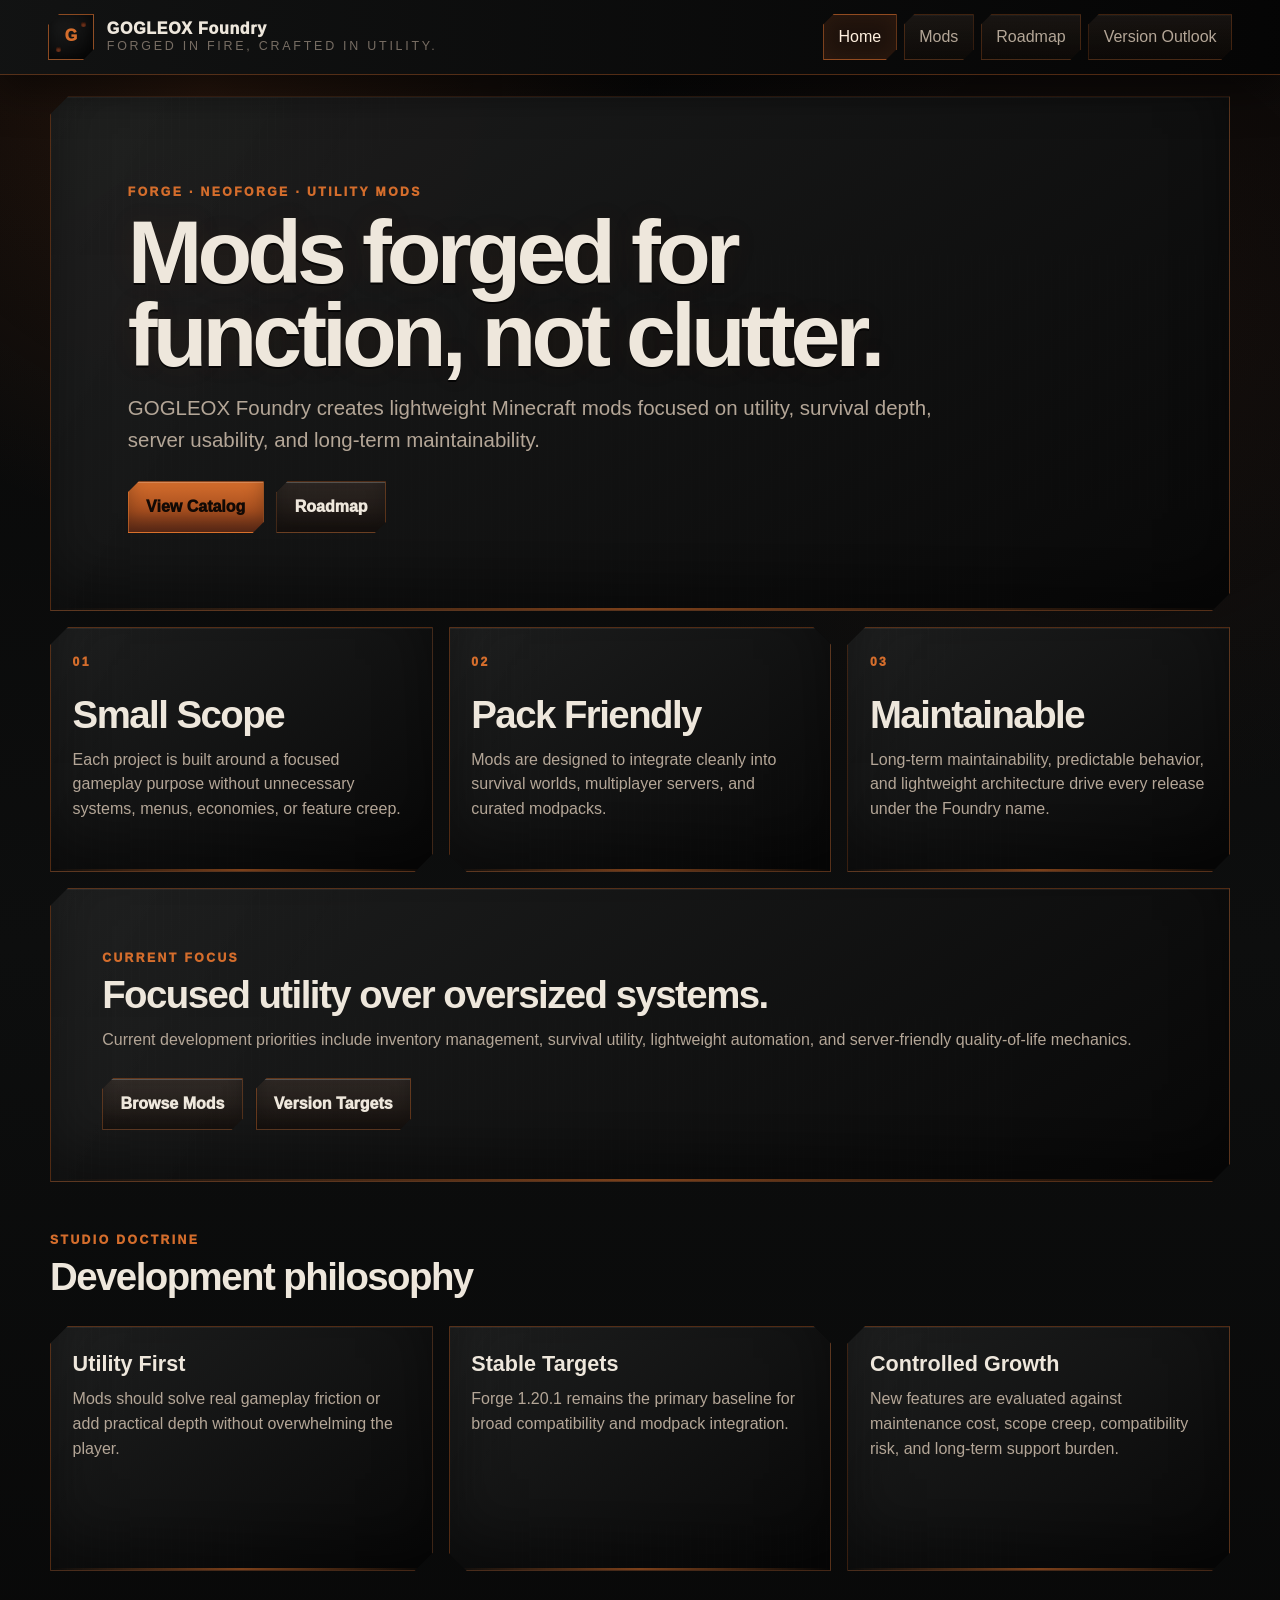
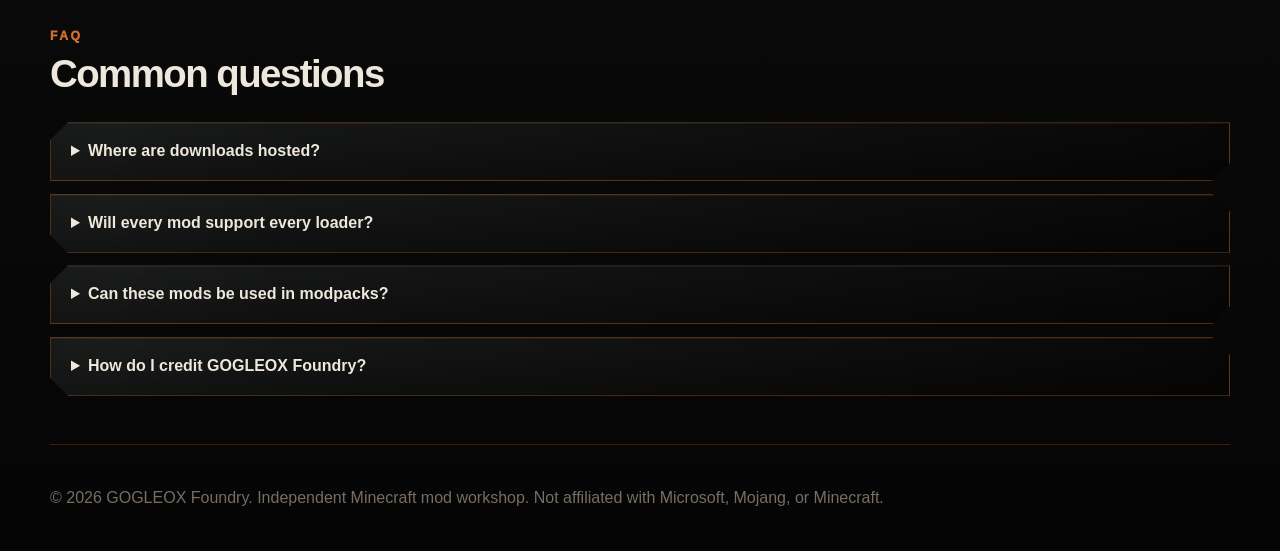
<file: index.html>
<!doctype html>
<html lang="en">
<head>
  <meta charset="utf-8">
  <meta name="viewport" content="width=device-width, initial-scale=1">
  <title>GOGLEOX Foundry</title>

  <meta name="description" content="Lightweight Minecraft mods built for Forge and NeoForge. Utility-focused design for survival worlds, servers, and modpacks.">

  <meta property="og:title" content="GOGLEOX Foundry">
  <meta property="og:description" content="Independent Minecraft mod workshop focused on lightweight, high-impact utility mods.">
  <meta property="og:type" content="website">
  <meta property="og:image" content="assets/img/og-image.png">

  <link rel="icon" href="assets/img/favicon.png">
  <link rel="stylesheet" href="assets/css/site.css">
</head>

<body>
  <a class="skip-link" href="#main">Skip to content</a>

  <div class="forge-atmosphere" aria-hidden="true"></div>

  <header class="site-header">
    <a class="brand" href="index.html" aria-label="GOGLEOX Foundry home">
      <!-- Optional logo image -->
      <!-- <img class="brand-logo" src="assets/img/gx-logo.png" alt=""> -->

      <span class="brand-mark">G</span>

      <span class="brand-text">
        <span class="brand-name">GOGLEOX Foundry</span>
        <span class="brand-sub">Forged in fire, crafted in utility.</span>
      </span>
    </a>
    
    <nav class="site-nav" aria-label="Primary navigation">
      <a href="index.html" aria-current="page">Home</a>
      <a href="mods.html">Mods</a>
      <a href="roadmap.html">Roadmap</a>
      <a href="versions.html">Version Outlook</a>
    </nav>
  </header>

  <main id="main">
    <section class="hero forge-panel">
      <p class="eyebrow">Forge · NeoForge · Utility Mods</p>

      <h1>
        Mods forged for<br>
        function, not clutter.
      </h1>

      <p class="hero-copy">
        GOGLEOX Foundry creates lightweight Minecraft mods focused on utility,
        survival depth, server usability, and long-term maintainability.
      </p>

      <div class="hero-actions">
        <a class="btn" href="mods.html">View Catalog</a>
        <a class="btn secondary" href="roadmap.html">Roadmap</a>
      </div>
    </section>

    <section class="section-grid">
      <article class="forge-card">
        <span class="card-kicker">01</span>

        <h2>Small Scope</h2>

        <p>
          Each project is built around a focused gameplay purpose without
          unnecessary systems, menus, economies, or feature creep.
        </p>
      </article>

      <article class="forge-card">
        <span class="card-kicker">02</span>

        <h2>Pack Friendly</h2>

        <p>
          Mods are designed to integrate cleanly into survival worlds,
          multiplayer servers, and curated modpacks.
        </p>
      </article>

      <article class="forge-card">
        <span class="card-kicker">03</span>

        <h2>Maintainable</h2>

        <p>
          Long-term maintainability, predictable behavior, and lightweight
          architecture drive every release under the Foundry name.
        </p>
      </article>
    </section>

    <section class="forge-panel compact">
      <p class="eyebrow">Current Focus</p>

      <h2>Focused utility over oversized systems.</h2>

      <p>
        Current development priorities include inventory management,
        survival utility, lightweight automation, and server-friendly
        quality-of-life mechanics.
      </p>

      <div class="link-grid">
        <a href="mods.html">Browse Mods</a>
        <a href="versions.html">Version Targets</a>
      </div>
    </section>

    <section class="content-shell">
      <div class="section-head">
        <div>
          <p class="eyebrow">Studio Doctrine</p>
          <h2>Development philosophy</h2>
        </div>
      </div>

      <div class="grid three">
        <article class="forge-card">
          <h3>Utility First</h3>

          <p>
            Mods should solve real gameplay friction or add practical depth
            without overwhelming the player.
          </p>
        </article>

        <article class="forge-card">
          <h3>Stable Targets</h3>

          <p>
            Forge 1.20.1 remains the primary baseline for broad compatibility
            and modpack integration.
          </p>
        </article>

        <article class="forge-card">
          <h3>Controlled Growth</h3>

          <p>
            New features are evaluated against maintenance cost, scope creep,
            compatibility risk, and long-term support burden.
          </p>
        </article>
      </div>
    </section>

    <section class="faq">
      <div class="section-head">
        <div>
          <p class="eyebrow">FAQ</p>
          <h2>Common questions</h2>
        </div>
      </div>

      <details>
        <summary>Where are downloads hosted?</summary>

        <p>
          Releases are primarily distributed through CurseForge and linked
          directly from the catalog page.
        </p>
      </details>

      <details>
        <summary>Will every mod support every loader?</summary>

        <p>
          No. Loader and version support are determined per project to keep
          releases stable and maintainable.
        </p>
      </details>

      <details>
        <summary>Can these mods be used in modpacks?</summary>

        <p>
          Yes, subject to the individual project license and distribution terms.
        </p>
      </details>

      <details>
        <summary>How do I credit GOGLEOX Foundry?</summary>

        <p>
          Refer to the individual project repository and included license for
          attribution requirements and usage permissions.
        </p>
      </details>
    </section>
  </main>

  <footer class="site-footer">
    <p>
      © 2026 GOGLEOX Foundry. Independent Minecraft mod workshop.
      Not affiliated with Microsoft, Mojang, or Minecraft.
    </p>
  </footer>
</body>
</html>
</file>
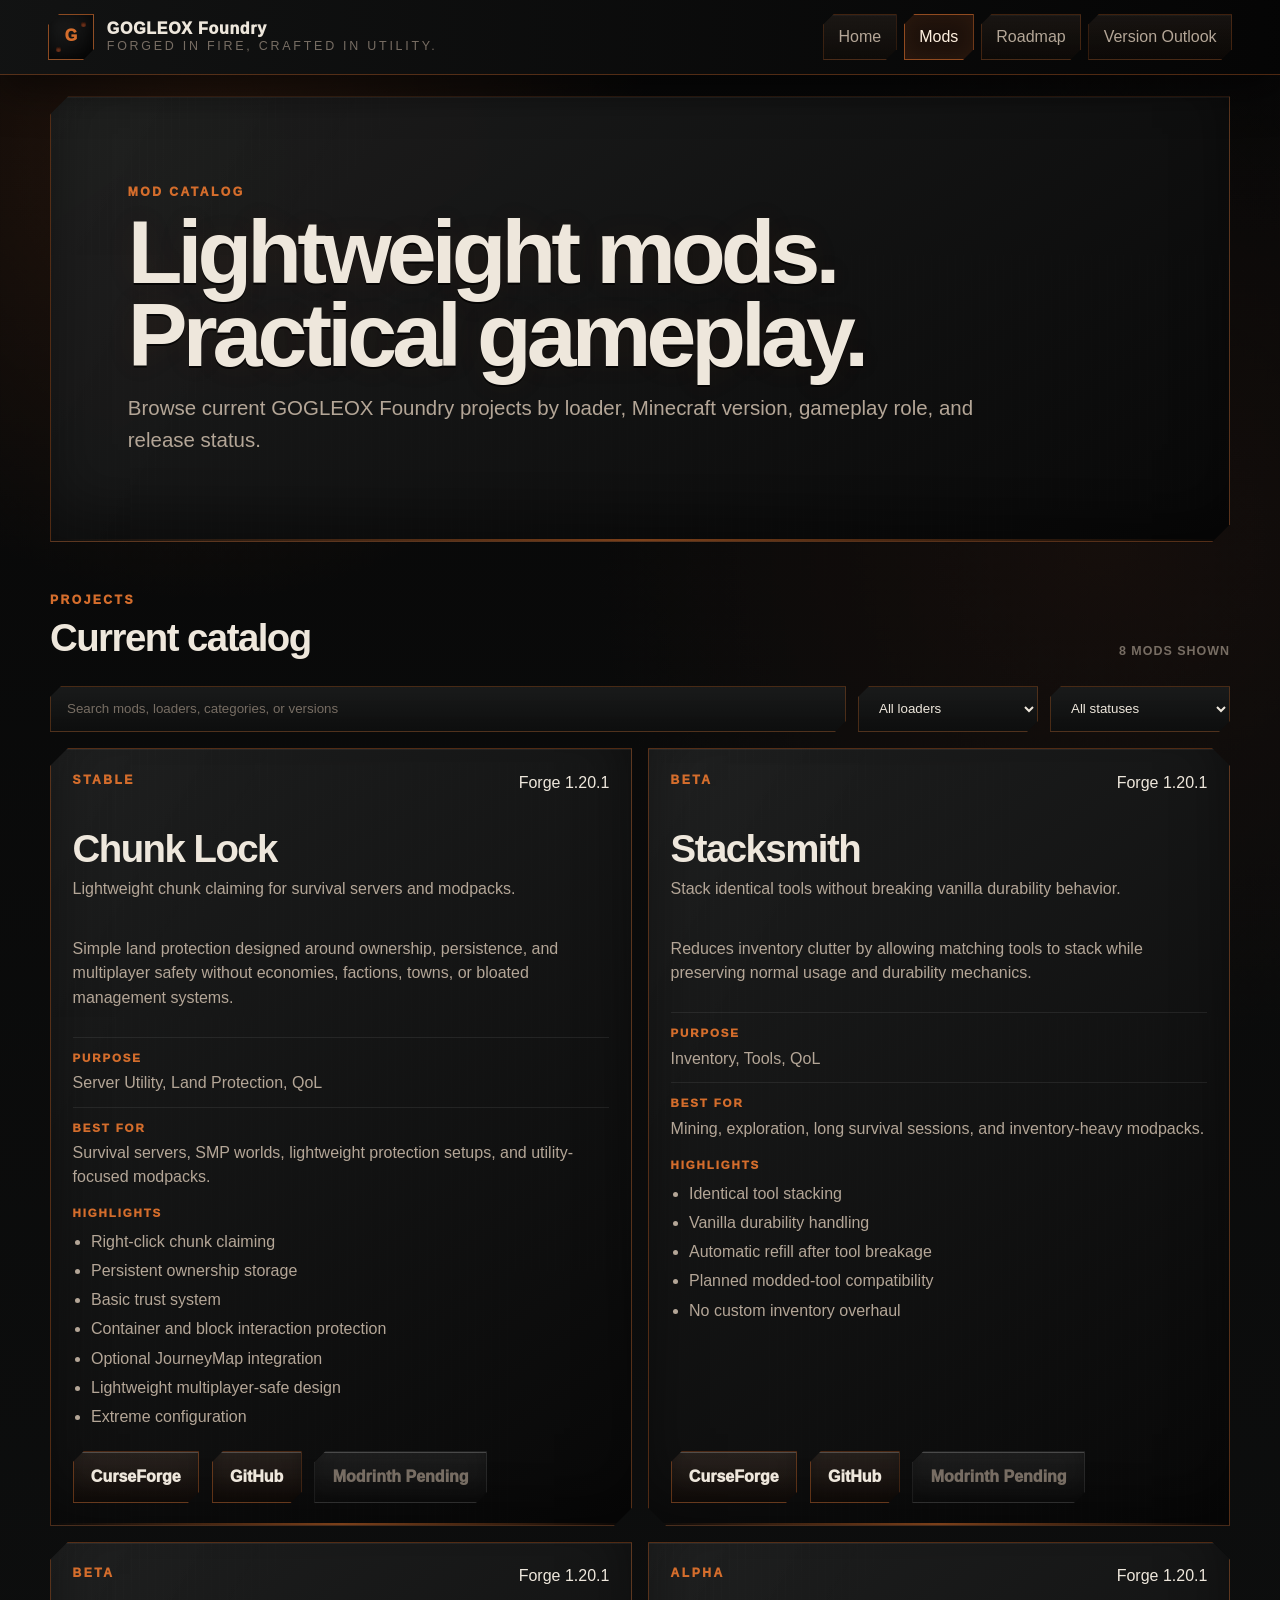
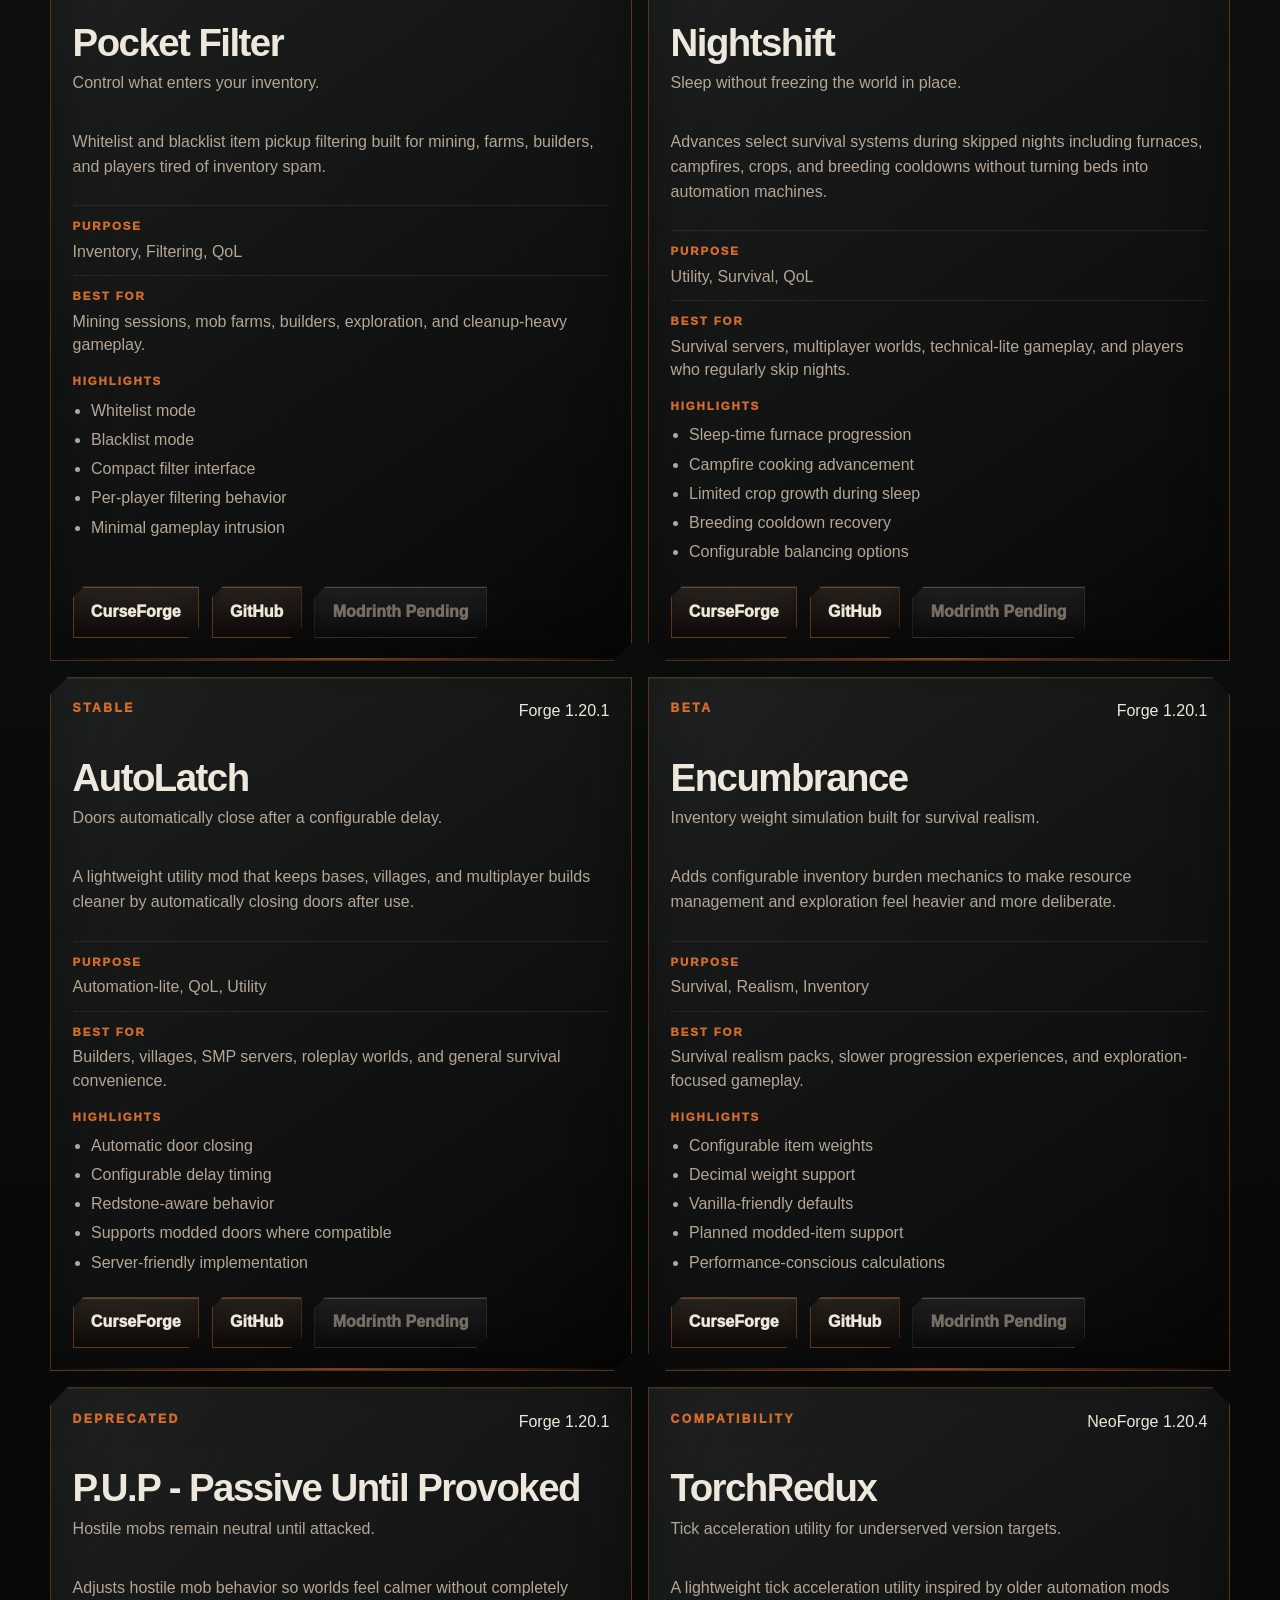
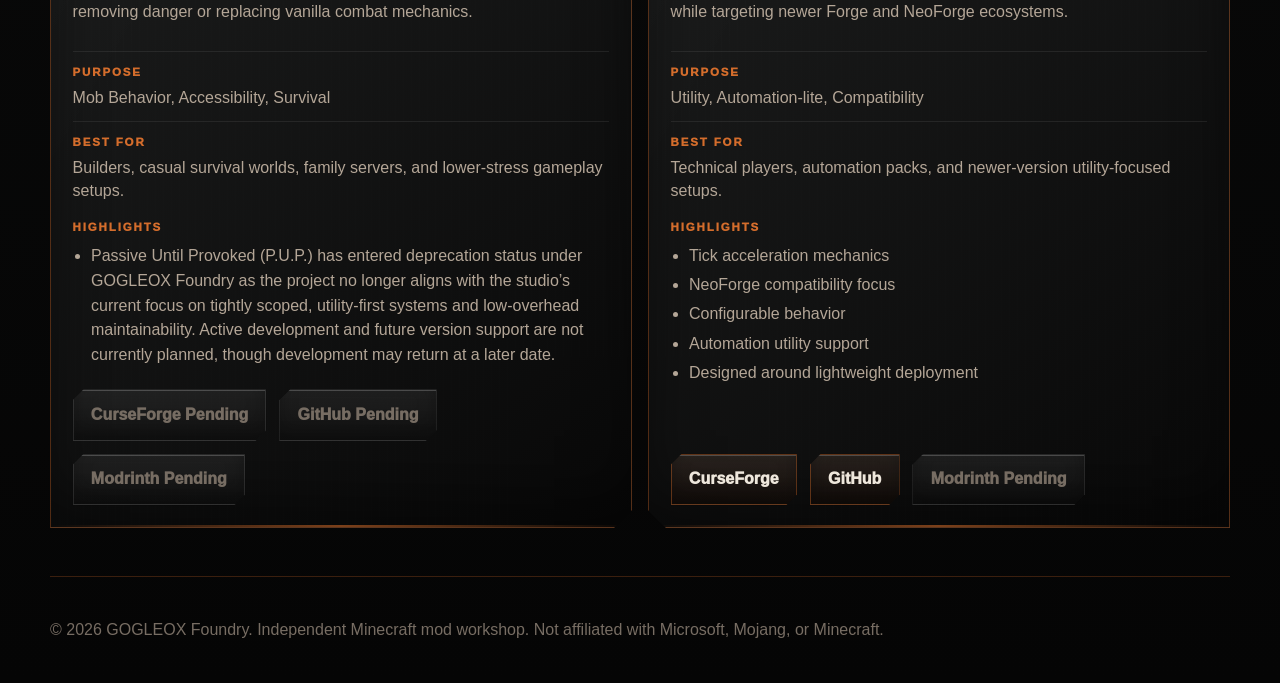
<file: mods.html>
<!doctype html>
<html lang="en">
<head>
  <meta charset="utf-8">
  <meta name="viewport" content="width=device-width, initial-scale=1">
  <title>Mod Catalog | GOGLEOX Foundry</title>

  <meta name="description" content="Browse GOGLEOX Foundry Minecraft mods by loader, version target, category, and release status.">

  <meta property="og:title" content="GOGLEOX Foundry Mod Catalog">
  <meta property="og:description" content="Lightweight utility-focused Minecraft mods for Forge and NeoForge.">
  <meta property="og:type" content="website">
  <meta property="og:image" content="assets/img/og-image.png">

  <link rel="icon" href="assets/img/favicon.png">
  <link rel="stylesheet" href="assets/css/site.css">
</head>

<body>
  <a class="skip-link" href="#main">Skip to content</a>

  <div class="forge-atmosphere" aria-hidden="true"></div>

  <header class="site-header">
    <a class="brand" href="index.html" aria-label="GOGLEOX Foundry home">
      <!-- Optional logo -->
      <!-- <img class="brand-logo" src="assets/img/gx-logo.png" alt=""> -->

      <span class="brand-mark">G</span>

      <span class="brand-text">
        <span class="brand-name">GOGLEOX Foundry</span>
        <span class="brand-sub">Forged in fire, crafted in utility.</span>
      </span>
    </a>

    <nav class="site-nav" aria-label="Primary navigation">
      <a href="index.html">Home</a>
      <a href="mods.html" aria-current="page">Mods</a>
      <a href="roadmap.html">Roadmap</a>
      <a href="versions.html">Version Outlook</a>
    </nav>
  </header>

  <main id="main">
    <section class="hero forge-panel">
      <p class="eyebrow">Mod Catalog</p>

      <h1>
        Lightweight mods.<br>
        Practical gameplay.
      </h1>

      <p class="hero-copy">
        Browse current GOGLEOX Foundry projects by loader,
        Minecraft version, gameplay role, and release status.
      </p>
    </section>

    <section class="catalog-shell">
      <div class="catalog-head">
        <div>
          <p class="eyebrow">Projects</p>
          <h2>Current catalog</h2>
        </div>

        <p id="result-count" class="catalog-count">
          Loading catalog...
        </p>
      </div>

      <div class="toolbar" aria-label="Catalog filters">
        <input
          id="search"
          type="search"
          placeholder="Search mods, loaders, categories, or versions"
          aria-label="Search mod catalog">

        <select id="loader-filter" aria-label="Filter by loader">
          <option value="">All loaders</option>
        </select>

        <select id="status-filter" aria-label="Filter by release status">
          <option value="">All statuses</option>
        </select>
      </div>

      <div
        id="mod-grid"
        class="grid two"
        aria-live="polite">
      </div>
    </section>
  </main>

  <footer class="site-footer">
    <p>
      © 2026 GOGLEOX Foundry. Independent Minecraft mod workshop.
      Not affiliated with Microsoft, Mojang, or Minecraft.
    </p>
  </footer>

  <script src="assets/js/site.js"></script>
  <script src="assets/js/mods.js"></script>
</body>
</html>
</file>
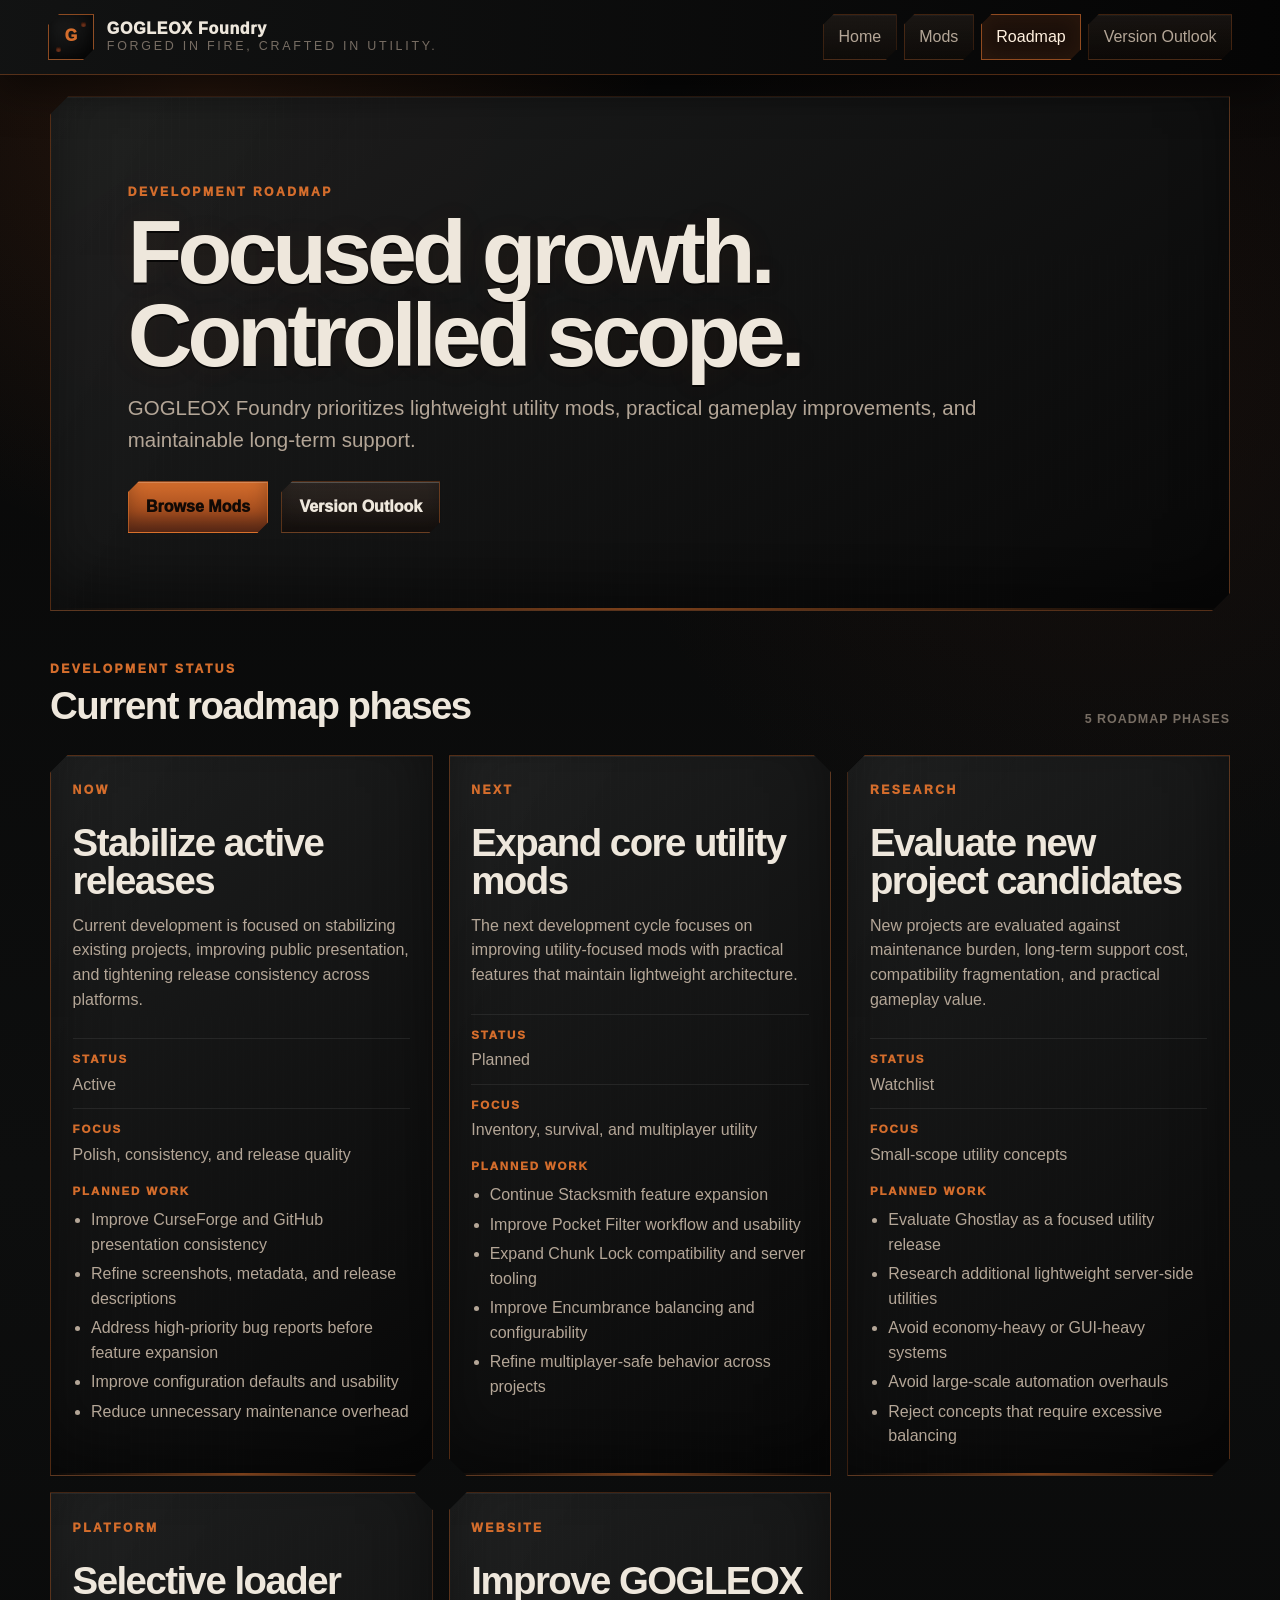
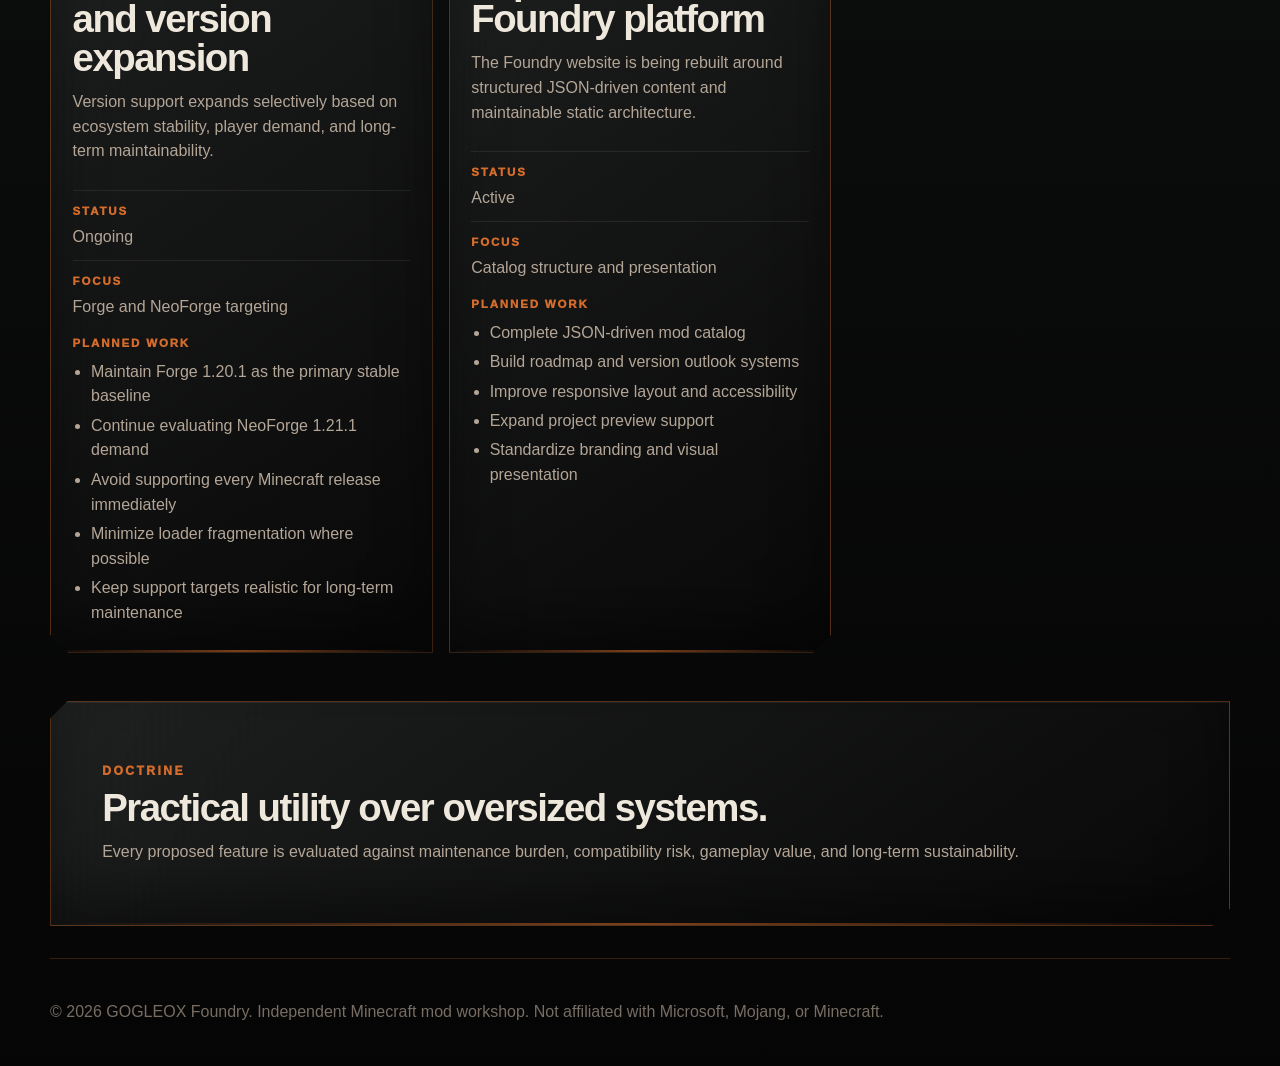
<file: roadmap.html>
<!doctype html>
<html lang="en">
<head>
  <meta charset="utf-8">
  <meta name="viewport" content="width=device-width, initial-scale=1">
  <title>Roadmap | GOGLEOX Foundry</title>

  <meta name="description" content="Development roadmap and project direction for GOGLEOX Foundry Minecraft mods.">

  <meta property="og:title" content="GOGLEOX Foundry Roadmap">
  <meta property="og:description" content="Current development priorities, platform targets, and future project direction.">
  <meta property="og:type" content="website">
  <meta property="og:image" content="assets/img/og-image.png">

  <link rel="icon" href="assets/img/favicon.png">
  <link rel="stylesheet" href="assets/css/site.css">
</head>

<body>
  <a class="skip-link" href="#main">Skip to content</a>

  <div class="forge-atmosphere" aria-hidden="true"></div>

  <header class="site-header">
    <a class="brand" href="index.html" aria-label="GOGLEOX Foundry home">
      <!-- Optional logo -->
      <!-- <img class="brand-logo" src="assets/img/gx-logo.png" alt=""> -->

      <span class="brand-mark">G</span>

      <span class="brand-text">
        <span class="brand-name">GOGLEOX Foundry</span>
        <span class="brand-sub">Forged in fire, crafted in utility.</span>
      </span>
    </a>

    <nav class="site-nav" aria-label="Primary navigation">
      <a href="index.html">Home</a>
      <a href="mods.html">Mods</a>
      <a href="roadmap.html" aria-current="page">Roadmap</a>
      <a href="versions.html">Version Outlook</a>
    </nav>
  </header>

  <main id="main">
    <section class="hero forge-panel">
      <p class="eyebrow">Development Roadmap</p>

      <h1>
        Focused growth.<br>
        Controlled scope.
      </h1>

      <p class="hero-copy">
        GOGLEOX Foundry prioritizes lightweight utility mods,
        practical gameplay improvements, and maintainable long-term support.
      </p>

      <div class="hero-actions">
        <a class="btn" href="mods.html">Browse Mods</a>
        <a class="btn secondary" href="versions.html">Version Outlook</a>
      </div>
    </section>

    <section class="catalog-shell">
      <div class="catalog-head">
        <div>
          <p class="eyebrow">Development Status</p>
          <h2>Current roadmap phases</h2>
        </div>

        <p id="roadmap-count" class="catalog-count">
          Loading roadmap...
        </p>
      </div>

      <div
        id="roadmap-grid"
        class="grid three"
        aria-live="polite">
      </div>
    </section>

    <section class="forge-panel compact">
      <p class="eyebrow">Doctrine</p>

      <h2>
        Practical utility over oversized systems.
      </h2>

      <p>
        Every proposed feature is evaluated against maintenance burden,
        compatibility risk, gameplay value, and long-term sustainability.
      </p>
    </section>
  </main>

  <footer class="site-footer">
    <p>
      © 2026 GOGLEOX Foundry. Independent Minecraft mod workshop.
      Not affiliated with Microsoft, Mojang, or Minecraft.
    </p>
  </footer>

  <script src="assets/js/site.js"></script>
  <script src="assets/js/roadmap.js"></script>
</body>
</html>
</file>
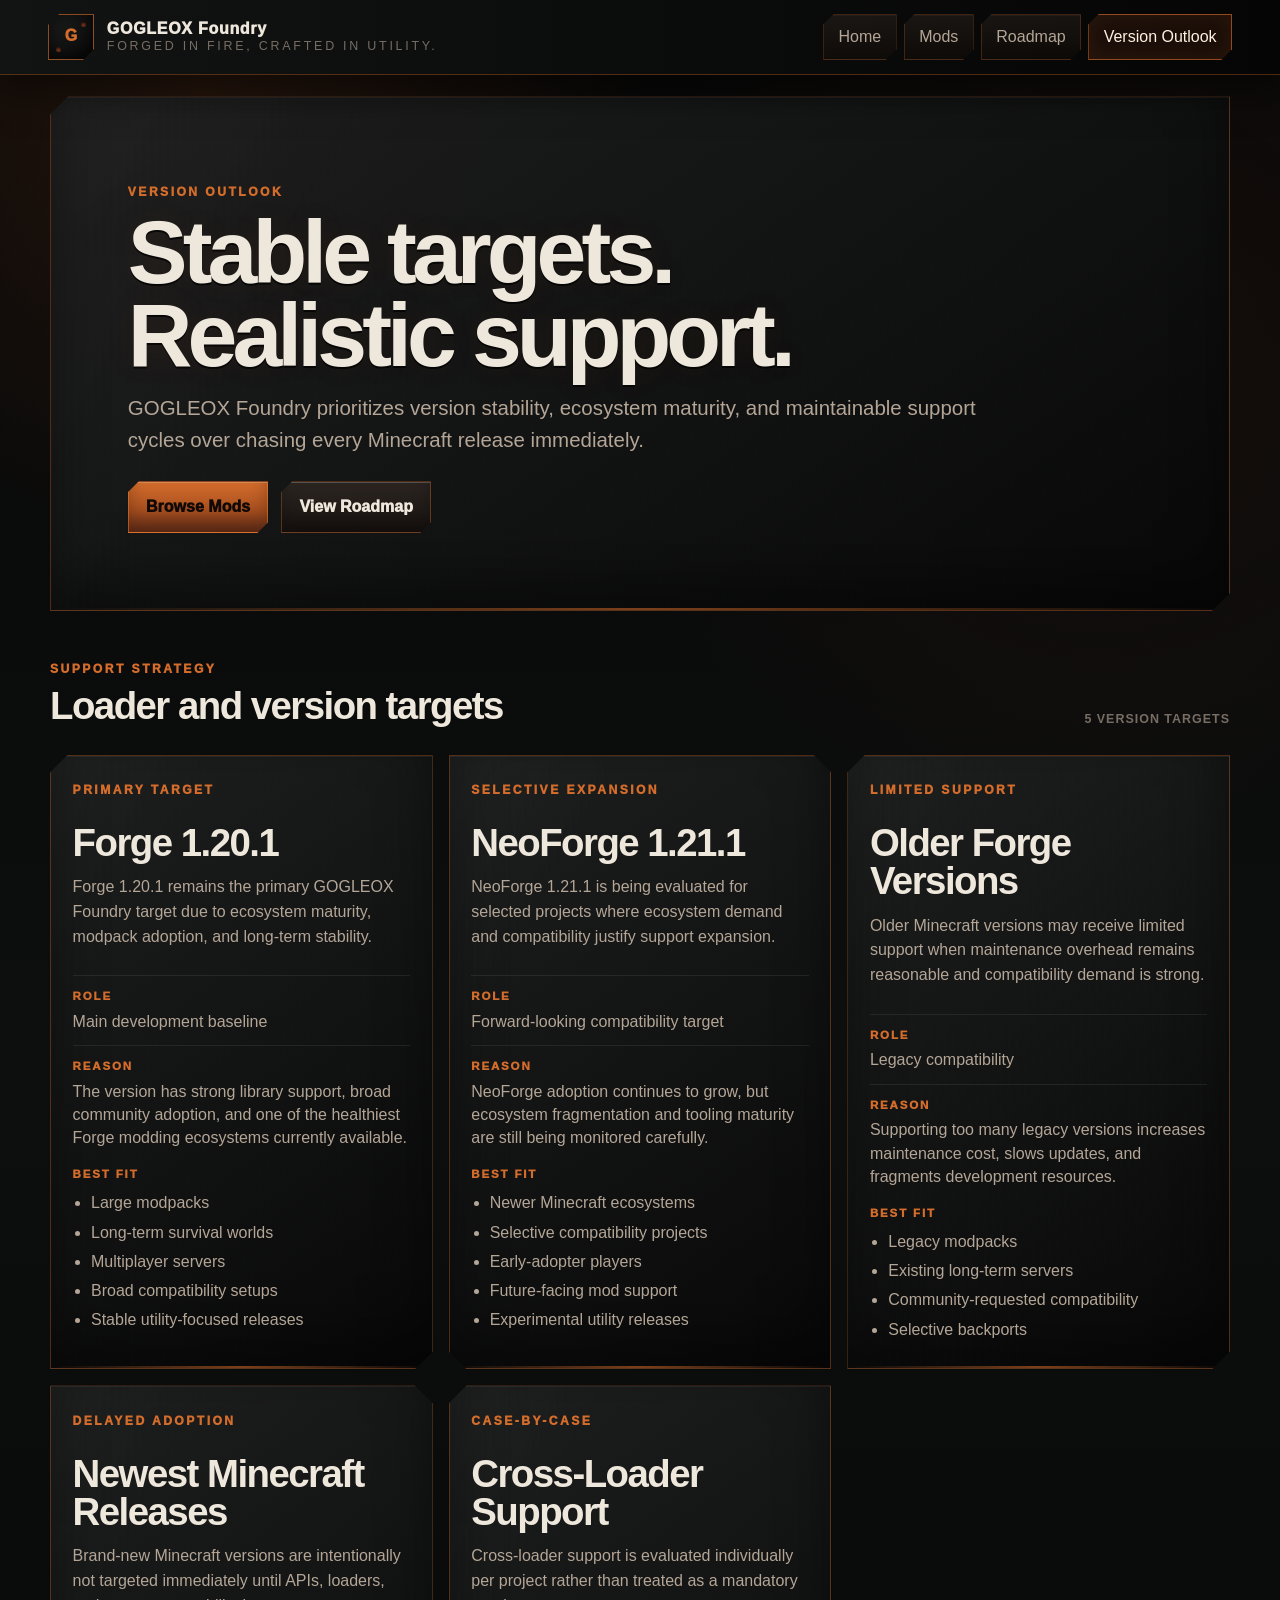
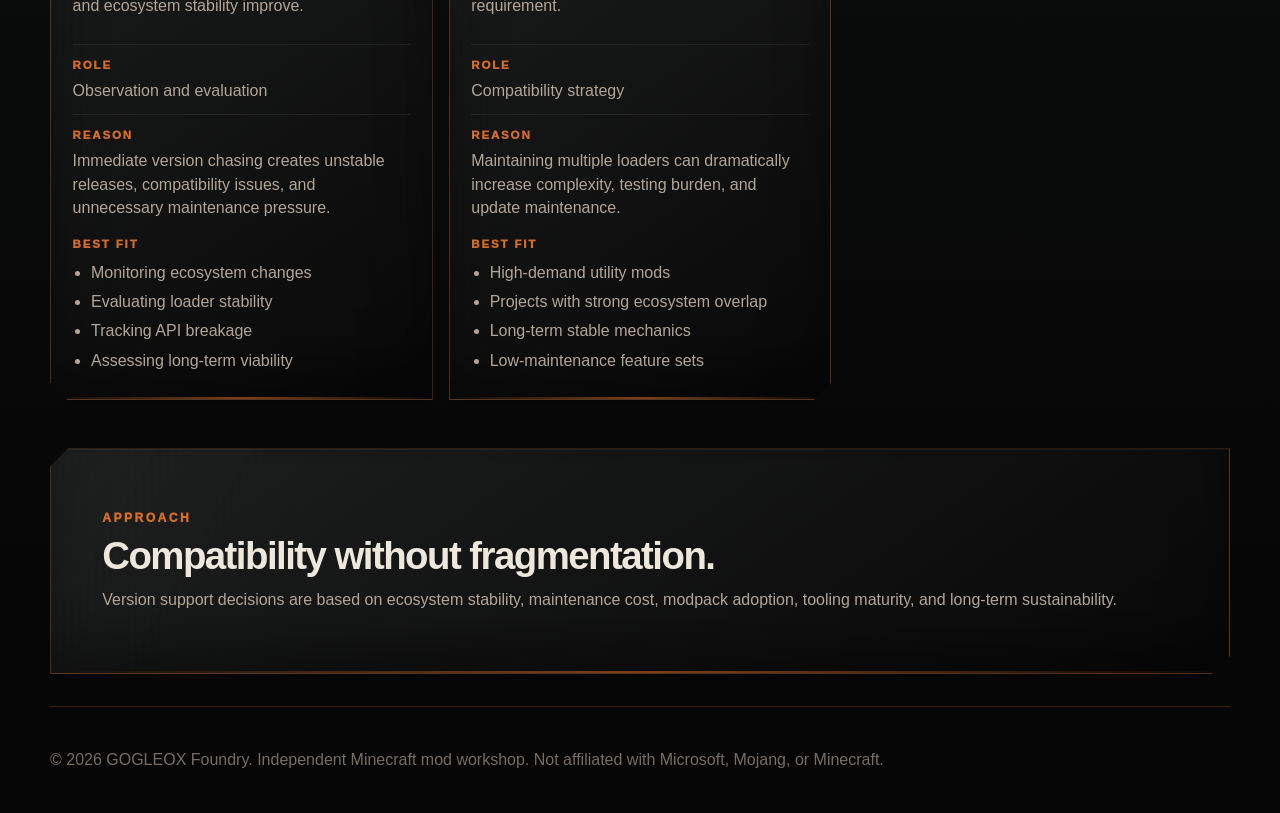
<file: versions.html>
<!doctype html>
<html lang="en">
<head>
  <meta charset="utf-8">
  <meta name="viewport" content="width=device-width, initial-scale=1">
  <title>Version Outlook | GOGLEOX Foundry</title>

  <meta name="description" content="Minecraft version targets and loader strategy for GOGLEOX Foundry projects.">

  <meta property="og:title" content="GOGLEOX Foundry Version Outlook">
  <meta property="og:description" content="Forge and NeoForge targeting strategy, support philosophy, and version direction.">
  <meta property="og:type" content="website">
  <meta property="og:image" content="assets/img/og-image.png">

  <link rel="icon" href="assets/img/favicon.png">
  <link rel="stylesheet" href="assets/css/site.css">
</head>

<body>
  <a class="skip-link" href="#main">Skip to content</a>

  <div class="forge-atmosphere" aria-hidden="true"></div>

  <header class="site-header">
    <a class="brand" href="index.html" aria-label="GOGLEOX Foundry home">
      <!-- Optional logo -->
      <!-- <img class="brand-logo" src="assets/img/gx-logo.png" alt=""> -->

      <span class="brand-mark">G</span>

      <span class="brand-text">
        <span class="brand-name">GOGLEOX Foundry</span>
        <span class="brand-sub">Forged in fire, crafted in utility.</span>
      </span>
    </a>

    <nav class="site-nav" aria-label="Primary navigation">
      <a href="index.html">Home</a>
      <a href="mods.html">Mods</a>
      <a href="roadmap.html">Roadmap</a>
      <a href="versions.html" aria-current="page">Version Outlook</a>
    </nav>
  </header>

  <main id="main">
    <section class="hero forge-panel">
      <p class="eyebrow">Version Outlook</p>

      <h1>
        Stable targets.<br>
        Realistic support.
      </h1>

      <p class="hero-copy">
        GOGLEOX Foundry prioritizes version stability,
        ecosystem maturity, and maintainable support cycles
        over chasing every Minecraft release immediately.
      </p>

      <div class="hero-actions">
        <a class="btn" href="mods.html">Browse Mods</a>
        <a class="btn secondary" href="roadmap.html">View Roadmap</a>
      </div>
    </section>

    <section class="catalog-shell">
      <div class="catalog-head">
        <div>
          <p class="eyebrow">Support Strategy</p>
          <h2>Loader and version targets</h2>
        </div>

        <p id="versions-count" class="catalog-count">
          Loading outlook...
        </p>
      </div>

      <div
        id="versions-grid"
        class="grid three"
        aria-live="polite">
      </div>
    </section>

    <section class="forge-panel compact">
      <p class="eyebrow">Approach</p>

      <h2>
        Compatibility without fragmentation.
      </h2>

      <p>
        Version support decisions are based on ecosystem stability,
        maintenance cost, modpack adoption, tooling maturity,
        and long-term sustainability.
      </p>
    </section>
  </main>

  <footer class="site-footer">
    <p>
      © 2026 GOGLEOX Foundry. Independent Minecraft mod workshop.
      Not affiliated with Microsoft, Mojang, or Minecraft.
    </p>
  </footer>

  <script src="assets/js/site.js"></script>
  <script src="assets/js/versions.js"></script>
</body>
</html>
</file>
<file: assets/css/site.css>
:root {
  --bg: #050505;
  --steel-950: #070707;
  --steel-900: #0b0c0c;
  --steel-850: #101111;
  --steel-800: #151616;
  --steel-750: #1b1c1c;
  --steel-700: #222323;

  --text: #eee7dc;
  --muted: #b4a697;
  --dim: #776d63;

  --orange: #a84f1f;
  --orange-2: #c46325;
  --orange-3: #d46d2c;
  --rust: #6f321b;

  --line: rgba(196, 99, 37, 0.38);
  --line-strong: rgba(212, 109, 44, 0.64);
  --line-soft: rgba(255, 255, 255, 0.075);

  --cut: 18px;
  --cut-small: 11px;

  --shadow-heavy: 0 28px 80px rgba(0, 0, 0, 0.62);
}

* {
  box-sizing: border-box;
}

html {
  background: var(--bg);
  scroll-behavior: smooth;
}

body {
  margin: 0;
  min-height: 100vh;
  color: var(--text);
  font-family: Arial, Helvetica, sans-serif;
  line-height: 1.55;
  background:
    radial-gradient(circle at 16% 4%, rgba(168, 79, 31, 0.18), transparent 28rem),
    radial-gradient(circle at 86% 14%, rgba(111, 50, 27, 0.12), transparent 32rem),
    linear-gradient(180deg, #070707 0%, #0d0e0e 44%, #050505 100%);
  overflow-x: hidden;
}

body::before {
  content: "";
  position: fixed;
  inset: 0;
  z-index: -3;
  pointer-events: none;
  opacity: 0.18;
  background:
    repeating-linear-gradient(
      90deg,
      rgba(255, 255, 255, 0.025) 0 1px,
      transparent 1px 9px
    ),
    repeating-linear-gradient(
      0deg,
      rgba(0, 0, 0, 0.38) 0 2px,
      transparent 2px 11px
    );
  mix-blend-mode: overlay;
}

.forge-atmosphere {
  position: fixed;
  inset: 0;
  z-index: -2;
  pointer-events: none;
  background:
    radial-gradient(circle at 18% 8%, rgba(196, 99, 37, 0.11), transparent 26rem),
    radial-gradient(circle at 88% 76%, rgba(111, 50, 27, 0.08), transparent 30rem),
    linear-gradient(115deg, transparent 0 47%, rgba(255,255,255,0.022) 48%, transparent 50% 100%);
  opacity: 0.9;
}

a {
  color: var(--orange-3);
  text-decoration: none;
}

a:hover {
  color: #f19a57;
}

a:focus-visible,
button:focus-visible,
summary:focus-visible,
input:focus-visible,
select:focus-visible {
  outline: 3px solid var(--orange-3);
  outline-offset: 4px;
}

.skip-link {
  position: absolute;
  left: -999px;
  top: 1rem;
  z-index: 999;
  padding: 0.75rem 1rem;
  color: #000;
  background: #fff;
  font-weight: 800;
}

.skip-link:focus {
  left: 1rem;
}

/* Header */

.site-header {
  position: sticky;
  top: 0;
  z-index: 20;
  display: flex;
  align-items: center;
  justify-content: space-between;
  gap: 1.5rem;
  padding: 0.85rem clamp(1rem, 4vw, 3rem);
  background:
    linear-gradient(90deg, rgba(18, 19, 19, 0.98), rgba(5, 5, 5, 0.96)),
    repeating-linear-gradient(
      90deg,
      rgba(255, 255, 255, 0.035) 0 1px,
      transparent 1px 9px
    );
  border-bottom: 1px solid var(--line);
  box-shadow: 0 14px 42px rgba(0, 0, 0, 0.5);
  backdrop-filter: blur(12px);
}

.brand {
  display: flex;
  align-items: center;
  gap: 0.8rem;
  color: var(--text);
}

.brand:hover {
  color: var(--text);
}

.brand-logo {
  display: block;
  width: 46px;
  height: 46px;
  object-fit: contain;
}

.brand-mark {
  position: relative;
  display: grid;
  place-items: center;
  width: 46px;
  height: 46px;
  color: var(--orange-3);
  font-weight: 950;
  background: linear-gradient(145deg, #202121, #070707);
  border: 1px solid var(--line-strong);
  clip-path: polygon(
    0 var(--cut-small),
    var(--cut-small) 0,
    100% 0,
    100% calc(100% - var(--cut-small)),
    calc(100% - var(--cut-small)) 100%,
    0 100%
  );
  box-shadow:
    inset 0 0 18px rgba(0, 0, 0, 0.82),
    0 0 22px rgba(168, 79, 31, 0.14);
}

.brand-mark::before,
.brand-mark::after {
  content: "";
  position: absolute;
  width: 5px;
  height: 5px;
  background: var(--rust);
  border-radius: 50%;
  box-shadow: inset 0 1px 2px rgba(0, 0, 0, 0.8);
}

.brand-mark::before {
  left: 7px;
  bottom: 7px;
}

.brand-mark::after {
  right: 7px;
  top: 7px;
}

.brand-text {
  display: block;
}

.brand-name {
  display: block;
  color: var(--text);
  font-weight: 950;
  letter-spacing: 0.045em;
  line-height: 1;
}

.brand-sub {
  display: block;
  margin-top: 0.22rem;
  color: var(--dim);
  font-size: 0.78rem;
  letter-spacing: 0.22em;
  line-height: 1;
  text-transform: uppercase;
}

.site-nav {
  display: flex;
  flex-wrap: wrap;
  gap: 0.45rem;
}

.site-nav a {
  color: var(--muted);
  padding: 0.62rem 0.9rem;
  border: 1px solid rgba(196, 99, 37, 0.28);
  background:
    linear-gradient(180deg, rgba(255, 255, 255, 0.038), rgba(0, 0, 0, 0.18)),
    rgba(196, 99, 37, 0.04);
  clip-path: polygon(
    0 var(--cut-small),
    var(--cut-small) 0,
    100% 0,
    100% calc(100% - var(--cut-small)),
    calc(100% - var(--cut-small)) 100%,
    0 100%
  );
  box-shadow: inset 0 1px 0 rgba(255, 255, 255, 0.035);
}

.site-nav a:hover,
.site-nav a[aria-current="page"] {
  color: #fff0df;
  border-color: var(--line-strong);
  background: rgba(168, 79, 31, 0.13);
  box-shadow:
    inset 0 0 20px rgba(168, 79, 31, 0.12),
    0 0 18px rgba(168, 79, 31, 0.08);
}

/* Layout */

main {
  width: min(1180px, calc(100% - 2rem));
  margin: 0 auto;
}

.hero {
  margin-top: 1.35rem;
  padding: clamp(2.35rem, 6vw, 5.75rem);
}

.section-grid {
  display: grid;
  grid-template-columns: repeat(3, 1fr);
  gap: 1rem;
  margin: 1rem 0;
}

.catalog-shell,
.content-shell {
  margin: 1rem 0 3rem;
}

.catalog-head,
.section-head {
  display: flex;
  align-items: end;
  justify-content: space-between;
  gap: 1rem;
  margin: 2.5rem 0 1rem;
}

.catalog-count {
  color: var(--dim);
  font-weight: 800;
  text-transform: uppercase;
  letter-spacing: 0.08em;
  font-size: 0.78rem;
}

.compact {
  margin: 1rem 0;
  padding: clamp(1.6rem, 4vw, 3.2rem);
}

.faq {
  margin: 3rem 0;
}

/* Forged Panels */

.forge-panel,
.forge-card,
details {
  position: relative;
  isolation: isolate;
  color: var(--text);
  background:
    linear-gradient(145deg, rgba(30, 31, 31, 0.97), rgba(8, 8, 8, 0.99));
  border: 1px solid var(--line);
  clip-path: polygon(
    0 var(--cut),
    var(--cut) 0,
    100% 0,
    100% calc(100% - var(--cut)),
    calc(100% - var(--cut)) 100%,
    0 100%
  );
  box-shadow:
    inset 0 1px 0 rgba(255, 255, 255, 0.055),
    inset 0 -30px 55px rgba(0, 0, 0, 0.42),
    var(--shadow-heavy);
  overflow: hidden;
}

.forge-card:nth-child(even),
details:nth-of-type(even) {
  clip-path: polygon(
    0 0,
    calc(100% - var(--cut)) 0,
    100% var(--cut),
    100% 100%,
    var(--cut) 100%,
    0 calc(100% - var(--cut))
  );
}

.forge-panel::before,
.forge-card::before,
details::before {
  content: "";
  position: absolute;
  inset: 0;
  z-index: -1;
  pointer-events: none;
  opacity: 0.22;
  background:
    linear-gradient(120deg, rgba(255, 255, 255, 0.075), transparent 28%),
    repeating-linear-gradient(
      90deg,
      rgba(255, 255, 255, 0.022) 0 1px,
      transparent 1px 8px
    );
}

.forge-panel::after,
.forge-card::after {
  content: "";
  position: absolute;
  inset: auto 0 0;
  height: 2px;
  pointer-events: none;
  background: linear-gradient(90deg, transparent, rgba(196, 99, 37, 0.85), transparent);
  opacity: 0.72;
}

.forge-card {
  min-height: 245px;
  padding: 1.35rem;
}

.forge-card:hover {
  border-color: var(--line-strong);
  transform: translateY(-2px);
  transition:
    transform 160ms ease,
    border-color 160ms ease,
    box-shadow 160ms ease;
  box-shadow:
    inset 0 1px 0 rgba(255, 255, 255, 0.065),
    inset 0 -30px 55px rgba(0, 0, 0, 0.46),
    0 34px 92px rgba(0, 0, 0, 0.66),
    0 0 34px rgba(168, 79, 31, 0.13);
}

/* Typography */

.eyebrow,
.card-kicker {
  color: var(--orange-3);
  font-size: 0.76rem;
  font-weight: 950;
  letter-spacing: 0.2em;
  text-transform: uppercase;
}

.card-kicker {
  display: inline-flex;
  margin-bottom: 1.25rem;
}

h1,
h2,
h3,
p {
  color: inherit;
}

h1 {
  max-width: 1200px;
  margin: 0.6rem 0 1rem;
  color: var(--text);

  font-size: clamp(3rem, 7vw, 6.75rem);

  line-height: 0.92;
  letter-spacing: -0.055em;

  text-wrap: balance;

  text-shadow:
    0 2px 0 rgba(0, 0, 0, 0.72),
    0 0 30px rgba(168, 79, 31, 0.08);
}

h2 {
  margin: 0.25rem 0 0.8rem;
  color: var(--text);
  font-size: clamp(1.75rem, 3vw, 2.85rem);
  line-height: 1;
  letter-spacing: -0.04em;
}

h3 {
  margin: 0.25rem 0 0.65rem;
  color: var(--text);
  font-size: 1.35rem;
  line-height: 1.15;
}

p {
  margin: 0.55rem 0;
  color: var(--muted);
}

.hero-copy {
  max-width: 850px;
  color: var(--muted);
  font-size: clamp(1.05rem, 2vw, 1.28rem);
}

/* Buttons */

.hero-actions,
.link-grid,
.mod-actions {
  display: flex;
  flex-wrap: wrap;
  gap: 0.8rem;
  margin-top: 1.6rem;
}

.btn,
.link-grid a {
  display: inline-flex;
  align-items: center;
  justify-content: center;
  min-height: 46px;
  padding: 0.78rem 1.08rem;
  color: #110905;
  font-weight: 950;
  border: 1px solid rgba(224, 120, 45, 0.44);
  background:
    linear-gradient(180deg, #d46d2c 0%, #a84f1f 58%, #6f321b 100%);
  clip-path: polygon(
    0 var(--cut-small),
    var(--cut-small) 0,
    100% 0,
    100% calc(100% - var(--cut-small)),
    calc(100% - var(--cut-small)) 100%,
    0 100%
  );
  box-shadow:
    inset 0 1px 0 rgba(255, 255, 255, 0.2),
    inset 0 -12px 18px rgba(0, 0, 0, 0.26),
    0 10px 28px rgba(0, 0, 0, 0.38);
}

.btn:hover,
.link-grid a:hover {
  color: #110905;
  filter: brightness(1.08);
  transform: translateY(-1px);
  transition:
    transform 160ms ease,
    filter 160ms ease;
}

.btn.secondary,
.link-grid a {
  color: var(--text);
  background:
    linear-gradient(180deg, rgba(255, 255, 255, 0.055), rgba(0, 0, 0, 0.2)),
    rgba(168, 79, 31, 0.08);
  border-color: rgba(196, 99, 37, 0.42);
}

.btn.secondary:hover,
.link-grid a:hover {
  color: #fff0df;
  border-color: var(--line-strong);
}

.btn.inactive {
  color: var(--dim);
  background:
    linear-gradient(180deg, rgba(255, 255, 255, 0.035), rgba(0, 0, 0, 0.22)),
    rgba(255, 255, 255, 0.035);
  border-color: rgba(255, 255, 255, 0.09);
  cursor: not-allowed;
}

/* Forms and Dynamic Pages */

.toolbar {
  display: grid;
  grid-template-columns: 1fr 180px 180px;
  gap: 0.75rem;
  margin: 1rem 0;
}

input,
select {
  width: 100%;
  min-height: 46px;
  color: var(--text);
  background:
    linear-gradient(180deg, rgba(255,255,255,0.04), rgba(0,0,0,0.2)),
    var(--steel-850);
  border: 1px solid rgba(196, 99, 37, 0.32);
  padding: 0 1rem;
  clip-path: polygon(
    0 var(--cut-small),
    var(--cut-small) 0,
    100% 0,
    100% calc(100% - var(--cut-small)),
    calc(100% - var(--cut-small)) 100%,
    0 100%
  );
}

input::placeholder {
  color: var(--dim);
}

select option {
  color: var(--text);
  background: var(--steel-900);
}

.grid {
  display: grid;
  gap: 1rem;
}

.grid.two {
  grid-template-columns: repeat(2, 1fr);
}

.grid.three {
  grid-template-columns: repeat(3, 1fr);
}

/* Improved dynamic cards */

.mod-card,
.roadmap-card,
.version-card {
  display: flex;
  flex-direction: column;
  gap: 1.05rem;
  min-height: 100%;
}

.card-header-row {
  display: flex;
  align-items: flex-start;
  justify-content: space-between;
  gap: 1rem;
}

.card-title-block h2 {
  margin-bottom: 0.45rem;
}

.card-summary {
  color: var(--muted);
  font-size: 1rem;
}

.card-meta {
  display: grid;
  gap: 0.75rem;
  margin: 0;
}

.card-meta div {
  padding-top: 0.75rem;
  border-top: 1px solid var(--line-soft);
}

.card-meta dt {
  margin-bottom: 0.25rem;
  color: var(--orange-3);
  font-size: 0.72rem;
  font-weight: 950;
  letter-spacing: 0.16em;
  text-transform: uppercase;
}

.card-meta dd {
  margin: 0;
  color: var(--muted);
  line-height: 1.45;
}

.card-section-title {
  margin: 0 0 0.45rem;
  color: var(--orange-3);
  font-size: 0.72rem;
  font-weight: 950;
  letter-spacing: 0.16em;
  text-transform: uppercase;
}

.card-list {
  margin: 0;
  padding-left: 1.15rem;
  color: var(--muted);
}

.card-list li {
  margin: 0.28rem 0;
}

.card-footer {
  margin-top: auto;
}

@media (max-width: 700px) {
  .card-header-row {
    flex-direction: column;
  }

  .pill-row {
    justify-content: flex-start;
  }
}

/* Definition Lists and Lists */

.meta {
  display: grid;
  gap: 0.6rem;
  margin: 0;
}

.meta div {
  display: grid;
  grid-template-columns: 8rem 1fr;
  gap: 0.75rem;
  padding-top: 0.65rem;
  border-top: 1px solid var(--line-soft);
}

dt {
  color: var(--dim);
  font-weight: 850;
}

dd {
  margin: 0;
  color: var(--muted);
}

ul.clean {
  margin: 0.65rem 0 0;
  padding-left: 1.15rem;
  color: var(--muted);
}

ul.clean li {
  margin: 0.25rem 0;
}

/* FAQ */

details {
  margin-bottom: 0.8rem;
  padding: 0;
}

summary {
  cursor: pointer;
  color: var(--text);
  font-weight: 900;
  padding: 1rem 1.25rem;
}

details p {
  padding: 0 1.25rem 1rem;
  margin-top: 0;
  color: var(--muted);
}

/* Footer */

.site-footer {
  width: min(1180px, calc(100% - 2rem));
  margin: 2rem auto 0;
  padding: 2rem 0;
  color: var(--dim);
  border-top: 1px solid rgba(196, 99, 37, 0.28);
}

.site-footer p {
  color: var(--dim);
}

/* Responsive */

@media (max-width: 900px) {
  .site-header {
    align-items: flex-start;
    flex-direction: column;
  }

  .catalog-head,
  .section-head {
    align-items: start;
    flex-direction: column;
  }

  .section-grid,
  .grid.two,
  .grid.three,
  .toolbar {
    grid-template-columns: 1fr;
  }

  .hero {
    padding: 2rem 1.25rem;
  }

  h1 {
    font-size: clamp(2.55rem, 14vw, 4.45rem);
  }

  .mod-topline {
    flex-direction: column;
  }

  .pill-row {
    justify-content: flex-start;
  }

  .meta div {
    grid-template-columns: 1fr;
  }
}

@media (max-width: 520px) {
  main,
  .site-footer {
    width: min(100% - 1rem, 1180px);
  }

  .site-nav {
    width: 100%;
  }

  .site-nav a {
    flex: 1 1 auto;
    text-align: center;
  }

  .brand-logo,
  .brand-mark {
    width: 42px;
    height: 42px;
  }
}

@media (prefers-reduced-motion: reduce) {
  html {
    scroll-behavior: auto;
  }

  *,
  *::before,
  *::after {
    animation-duration: 0.01ms !important;
    animation-iteration-count: 1 !important;
    transition-duration: 0.01ms !important;
  }
}
</file>
